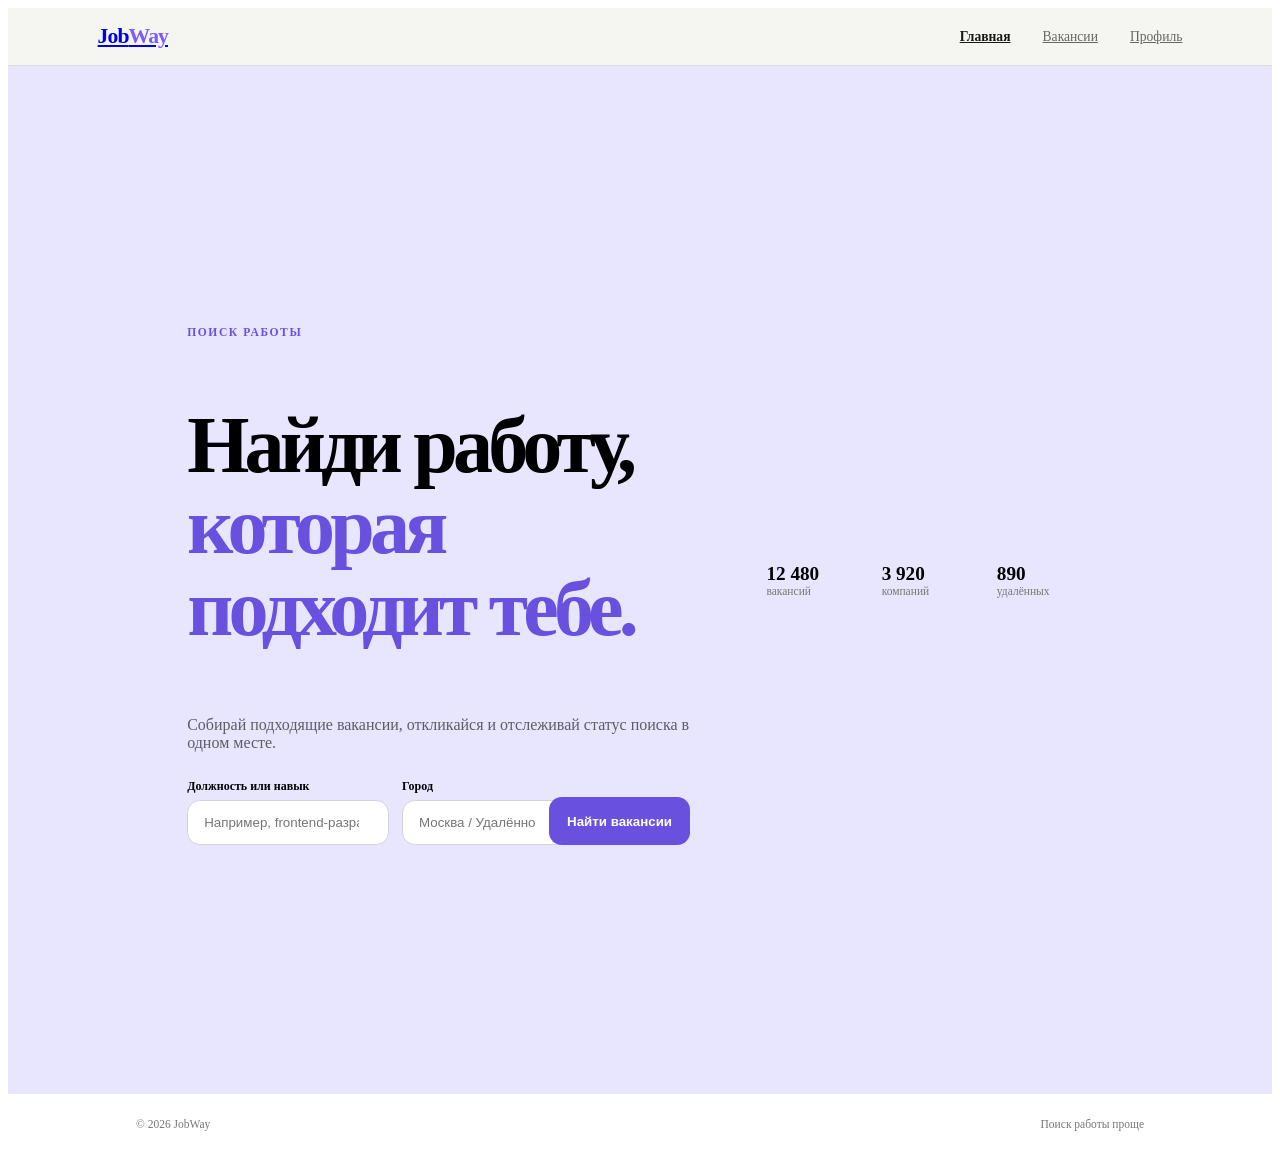
<file: index.html>
<!-- ================= index.min.html ================= -->
<!doctype html><html lang="ru"><head><meta charset="utf-8"><meta name="viewport" content="width=device-width,initial-scale=1.0"><meta name="description" content="JobWay — мобильное приложение для поиска работы и управления откликами"><title>JobWay — поиск работы</title><link rel="stylesheet" href="style.min.css"></head><body><header class="topbar"><a class="logo" href="index.html" aria-label="JobWay">Job<span>Way</span></a><nav class="nav" aria-label="Основная навигация"><a class="nav__link nav__link--active" href="index.html">Главная</a><a class="nav__link" href="vacancies.html">Вакансии</a><a class="nav__link" href="profile.html">Профиль</a></nav></header><main><section class="screen hero"><div class="hero__content"><p class="eyebrow">ПОИСК РАБОТЫ</p><h1>Найди работу,<br><span>которая подходит тебе.</span></h1><p class="hero__text">Собирай подходящие вакансии, откликайся и отслеживай статус поиска в одном месте.</p><form class="search" action="vacancies.html" method="get"><label class="field"><span>Должность или навык</span><input name="q" type="search" placeholder="Например, frontend-разработчик"></label><label class="field"><span>Город</span><input name="city" type="text" placeholder="Москва / Удалённо"></label><button class="button button--primary" type="submit">Найти вакансии</button></form></div><div class="stats" aria-label="Статистика"><div><strong>12 480</strong><span>вакансий</span></div><div><strong>3 920</strong><span>компаний</span></div><div><strong>890</strong><span>удалённых</span></div></div></section></main><footer class="footer"><span>© 2026 JobWay</span><span>Поиск работы проще</span></footer></body></html>
</file>
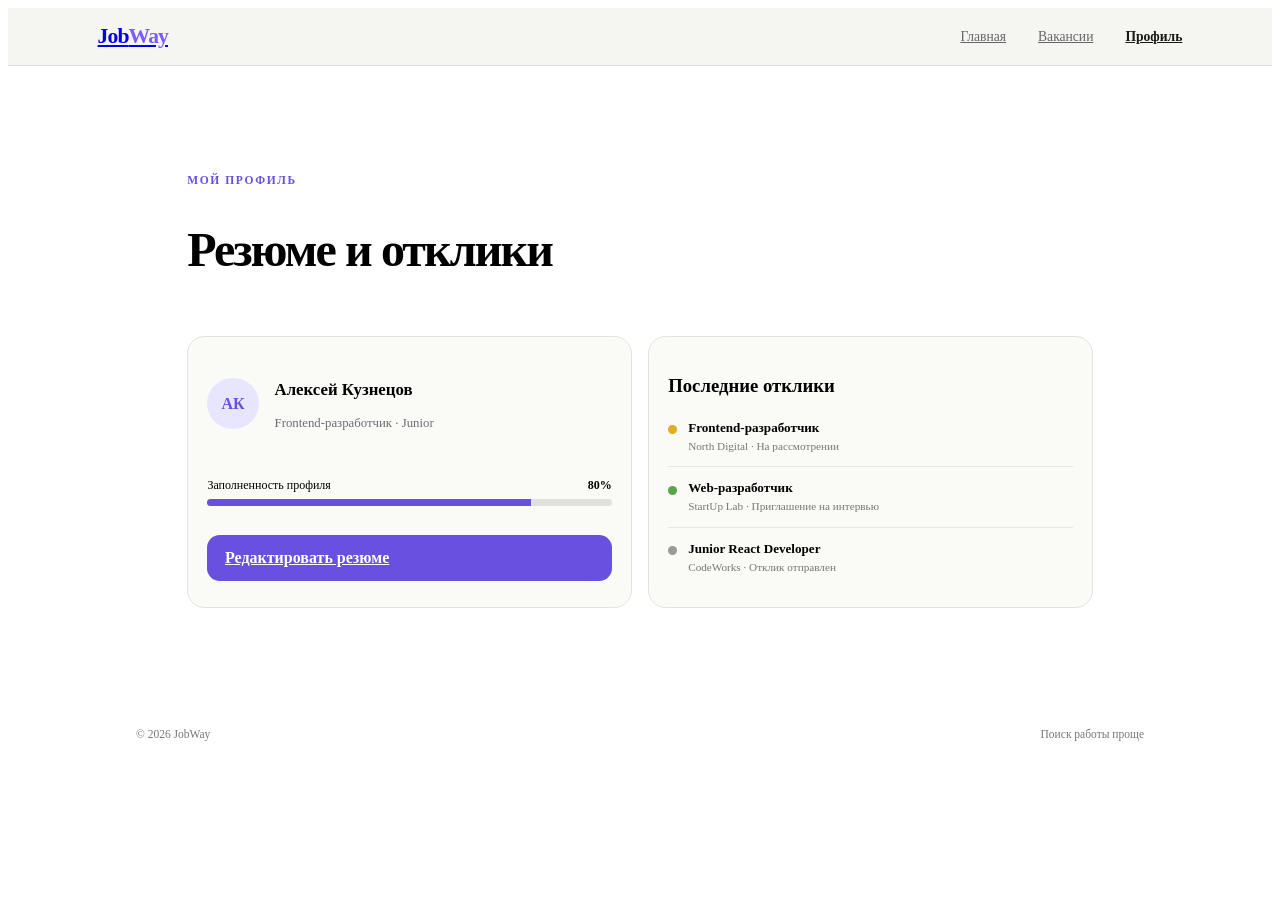
<file: profile.html>
<!-- ================= profile.min.html ================= -->
<!doctype html><html lang="ru"><head><meta charset="utf-8"><meta name="viewport" content="width=device-width,initial-scale=1.0"><meta name="description" content="Профиль, резюме и отклики на JobWay"><title>Профиль — JobWay</title><link rel="stylesheet" href="style.min.css"></head><body><header class="topbar"><a class="logo" href="index.html" aria-label="JobWay">Job<span>Way</span></a><nav class="nav" aria-label="Основная навигация"><a class="nav__link" href="index.html">Главная</a><a class="nav__link" href="vacancies.html">Вакансии</a><a class="nav__link nav__link--active" href="profile.html">Профиль</a></nav></header><main><section class="screen profile"><div class="section-head"><div><p class="eyebrow">МОЙ ПРОФИЛЬ</p><h2>Резюме и отклики</h2></div></div><div class="profile__grid"><article class="resume"><div class="avatar">АК</div><div><h3>Алексей Кузнецов</h3><p>Frontend-разработчик · Junior</p></div><div class="progress"><div class="progress__label"><span>Заполненность профиля</span><b>80%</b></div><div class="progress__bar"><i></i></div></div><a class="button button--primary" href="index.html">Редактировать резюме</a></article><article class="applications"><h3>Последние отклики</h3><div class="application"><span class="status status--yellow"></span><div><b>Frontend-разработчик</b><small>North Digital · На рассмотрении</small></div></div><div class="application"><span class="status status--green"></span><div><b>Web-разработчик</b><small>StartUp Lab · Приглашение на интервью</small></div></div><div class="application"><span class="status status--gray"></span><div><b>Junior React Developer</b><small>CodeWorks · Отклик отправлен</small></div></div></article></div></section></main><footer class="footer"><span>© 2026 JobWay</span><span>Поиск работы проще</span></footer></body></html>
</file>
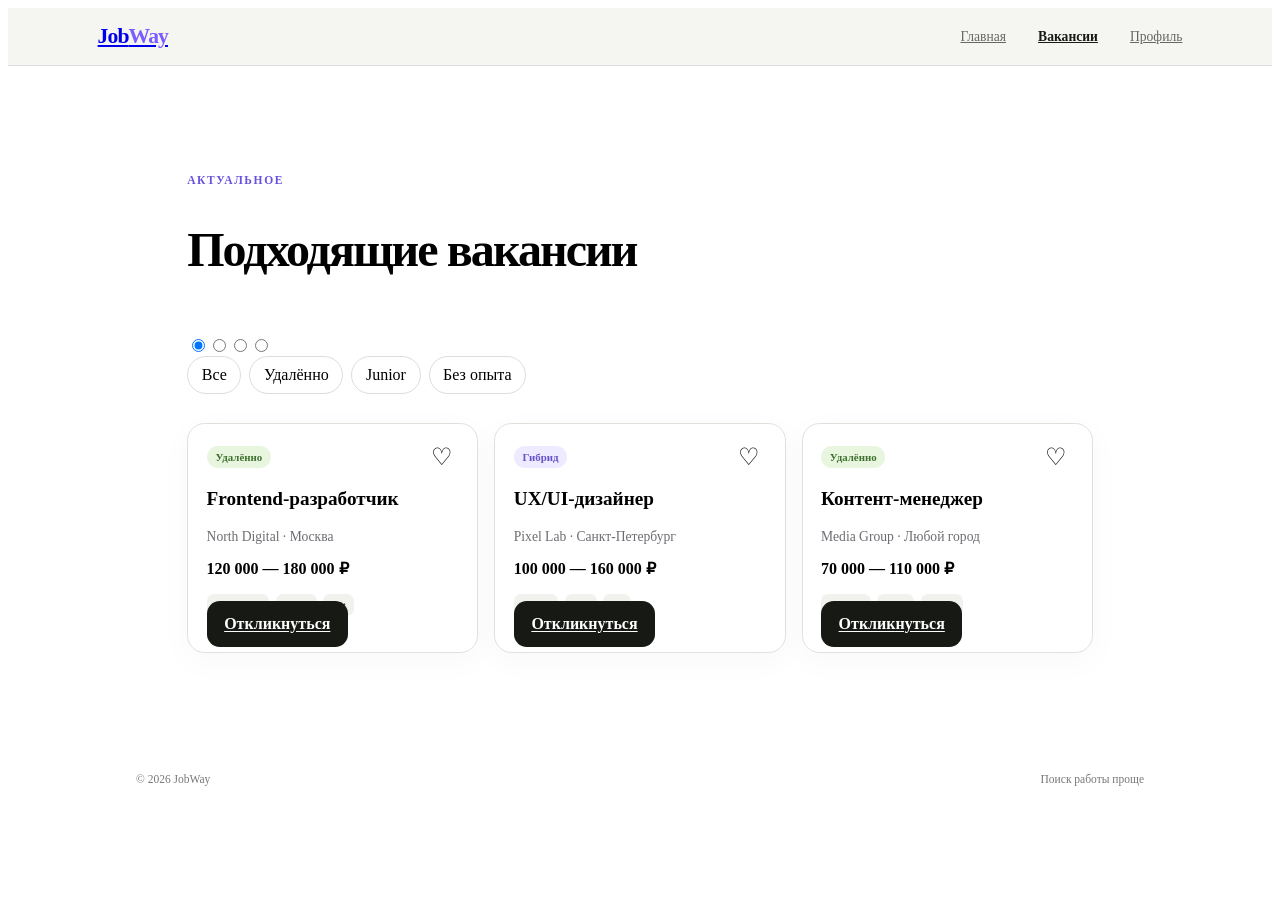
<file: vacancies.html>
<!-- ================= vacancies.min.html ================= -->
<!doctype html><html lang="ru"><head><meta charset="utf-8"><meta name="viewport" content="width=device-width,initial-scale=1.0"><meta name="description" content="Актуальные вакансии на JobWay"><title>Вакансии — JobWay</title><link rel="stylesheet" href="style.min.css"></head><body><header class="topbar"><a class="logo" href="index.html" aria-label="JobWay">Job<span>Way</span></a><nav class="nav" aria-label="Основная навигация"><a class="nav__link" href="index.html">Главная</a><a class="nav__link nav__link--active" href="vacancies.html">Вакансии</a><a class="nav__link" href="profile.html">Профиль</a></nav></header><main><section class="screen"><div class="section-head"><div><p class="eyebrow">АКТУАЛЬНОЕ</p><h2>Подходящие вакансии</h2></div></div><div class="filters"><input class="filter-input" type="radio" name="filter" id="f-all" checked><input class="filter-input" type="radio" name="filter" id="f-remote"><input class="filter-input" type="radio" name="filter" id="f-junior"><input class="filter-input" type="radio" name="filter" id="f-noexp"><div class="chips"><label class="chip" for="f-all">Все</label><label class="chip" for="f-remote">Удалённо</label><label class="chip" for="f-junior">Junior</label><label class="chip" for="f-noexp">Без опыта</label></div><div class="cards"><article class="card" data-tags="frontend junior remote"><div class="card__top"><span class="badge">Удалённо</span><button class="save" type="button" aria-label="Сохранить">♡</button></div><h3>Frontend-разработчик</h3><p class="company">North Digital · Москва</p><p class="salary">120 000 — 180 000 ₽</p><div class="meta"><span>JavaScript</span><span>React</span><span>Git</span></div><a class="button button--dark" href="profile.html">Откликнуться</a></article><article class="card" data-tags="design junior"><div class="card__top"><span class="badge badge--soft">Гибрид</span><button class="save" type="button" aria-label="Сохранить">♡</button></div><h3>UX/UI-дизайнер</h3><p class="company">Pixel Lab · Санкт-Петербург</p><p class="salary">100 000 — 160 000 ₽</p><div class="meta"><span>Figma</span><span>UX</span><span>UI</span></div><a class="button button--dark" href="profile.html">Откликнуться</a></article><article class="card" data-tags="marketing junior remote noexp"><div class="card__top"><span class="badge">Удалённо</span><button class="save" type="button" aria-label="Сохранить">♡</button></div><h3>Контент-менеджер</h3><p class="company">Media Group · Любой город</p><p class="salary">70 000 — 110 000 ₽</p><div class="meta"><span>Тексты</span><span>SEO</span><span>SMM</span></div><a class="button button--dark" href="profile.html">Откликнуться</a></article></div></div></section></main><footer class="footer"><span>© 2026 JobWay</span><span>Поиск работы проще</span></footer></body></html>
</file>
<file: style.min.css>
body {
    overflow-x: hidden;
  }
    .topbar {
    display: flex;
    align-items: center;
    justify-content: space-between;
    padding: 1rem 5vw;
    background: #f5f6f2;
    position: sticky;
    top: 0;
    z-index: 5;
    border-bottom: 1px solid #ddd;
  }
  
  .logo {
    font-size: 1.35rem;
    font-weight: 800;
    letter-spacing: -.04em;
  }
  
  .logo span {
    color: #7c5cff;
  }
  
  .nav {
    display: none;
  }
  
  .menu {
    border: 0;
    background: transparent;
    font-size: 1.35rem;
  }
  
  /* ===== Общие секции ===== */
  .screen {
    padding: 3.5rem 6vw;
    scroll-margin-top: 4rem;
  }
  
  /* ===== Hero ===== */
  .hero {
    background: #e8e6ff;
    min-height: calc(100vh - 4rem);
    display: flex;
    flex-direction: column;
    justify-content: center;
  }
  
  .eyebrow {
    font-size: .72rem;
    font-weight: 800;
    letter-spacing: .14em;
    color: #6950df;
    margin-bottom: .7rem;
  }
  
  .hero h1 {
    font-size: clamp(2.2rem, 10vw, 4.8rem);
    line-height: 1.02;
    letter-spacing: -.06em;
    max-width: 12em;
  }
  
  .hero h1 span {
    color: #6950df;
  }
  
  .hero__text {
    max-width: 38rem;
    margin: 1.2rem 0 1.7rem;
    color: #5c5d65;
  }
  
  /* ===== Форма поиска ===== */
  .search {
    display: flex;
    flex-direction: column;
    gap: .8rem;
    max-width: 42rem;
  }
  
  .field {
    display: flex;
    flex-direction: column;
    gap: .35rem;
    font-size: .75rem;
    font-weight: 700;
  }
  
  .field input {
    width: 100%;
    padding: .9rem 1rem;
    border: 1px solid #d3d1de;
    border-radius: .8rem;
    background: #fff;
    outline: none;
  }
  
  .field input:focus {
    border-color: #6950df;
  }
  
  /* ===== Кнопки ===== */
  .button {
    border: 0;
    border-radius: .8rem;
    padding: .9rem 1.1rem;
    font-weight: 800;
    transition: transform .2s;
  }
  
  .button:active {
    transform: scale(.98);
  }
  
  .button--primary {
    background: #6950df;
    color: #fff;
  }
  
  .button--dark {
    background: #171914;
    color: #fff;
    width: 100%;
    margin-top: 1rem;
  }
  
  /* ===== Статистика ===== */
  .stats {
    display: flex;
    gap: 1.2rem;
    margin-top: 3rem;
  }
  
  .stats div {
    display: flex;
    flex-direction: column;
  }
  
  .stats strong {
    font-size: 1.2rem;
  }
  
  .stats span {
    font-size: .72rem;
    color: #777;
  }
  
  /* ===== Заголовок секций ===== */
  .section-head {
    display: flex;
    align-items: end;
    justify-content: space-between;
    gap: 1rem;
    margin-bottom: 1.3rem;
  }
  
  .section-head h2 {
    font-size: clamp(1.8rem, 7vw, 3rem);
    line-height: 1.05;
    letter-spacing: -.04em;
  }
  
  .filter {
    border: 1px solid #d6d5cf;
    background: #fff;
    border-radius: 999px;
    padding: .55rem .85rem;
  }
  
  /* ===== Чипы-фильтры ===== */
  .chips {
    display: flex;
    gap: .5rem;
    overflow: auto;
    padding-bottom: .8rem;
    margin-bottom: 1rem;
  }
  
  .chip {
    white-space: nowrap;
    border: 1px solid #ddd;
    background: #fff;
    border-radius: 999px;
    padding: .55rem .85rem;
  }
  
  .chip--active {
    background: #171914;
    color: #fff;
  }
  
  /* ===== Карточки вакансий ===== */
  .cards {
    display: grid;
    gap: 1rem;
  }
  
  .card {
    background: #fff;
    border: 1px solid #e1e1dc;
    border-radius: 1.1rem;
    padding: 1.15rem;
    box-shadow: 0 .5rem 2rem #17191408;
  }
  
  .card__top {
    display: flex;
    justify-content: space-between;
    align-items: center;
  }
  
  .badge {
    display: inline-block;
    background: #e8f6df;
    color: #3e7130;
    border-radius: 999px;
    padding: .3rem .55rem;
    font-size: .68rem;
    font-weight: 800;
  }
  
  .badge--soft {
    background: #eeeaff;
    color: #6651c9;
  }
  
  .save {
    border: 0;
    background: transparent;
    font-size: 1.5rem;
  }
  
  .card h3 {
    margin-top: 1rem;
    font-size: 1.2rem;
  }
  
  .company {
    color: #6c6d72;
    font-size: .85rem;
    margin-top: .25rem;
  }
  
  .salary {
    font-weight: 800;
    margin-top: .7rem;
  }
  
  .meta {
    display: flex;
    flex-wrap: wrap;
    gap: .4rem;
    margin-top: .8rem;
  }
  
  .meta span {
    font-size: .7rem;
    background: #f1f1ee;
    border-radius: .45rem;
    padding: .3rem .5rem;
  }
  
  /* ===== Профиль ===== */
  .profile {
    background: #fff;
  }
  
  .profile__grid {
    display: grid;
    gap: 1rem;
  }
  
  .resume,
  .applications {
    border: 1px solid #e2e2de;
    border-radius: 1.1rem;
    padding: 1.2rem;
    background: #fafaf7;
  }
  
  .resume {
    display: grid;
    grid-template-columns: auto 1fr;
    gap: 1rem;
    align-items: center;
  }
  
  .avatar {
    width: 3.2rem;
    height: 3.2rem;
    border-radius: 50%;
    display: grid;
    place-items: center;
    background: #e8e6ff;
    color: #6950df;
    font-weight: 800;
  }
  
  .resume h3 {
    font-size: 1.05rem;
  }
  
  .resume p {
    font-size: .8rem;
    color: #6c6d72;
  }
  
  .progress {
    grid-column: 1 / -1;
    margin-top: .3rem;
  }
  
  .progress__label {
    display: flex;
    justify-content: space-between;
    font-size: .75rem;
    margin-bottom: .4rem;
  }
  
  .progress__bar {
    height: .45rem;
    background: #e1e1dc;
    border-radius: 99px;
    overflow: hidden;
  }
  
  .progress__bar i {
    display: block;
    width: 80%;
    height: 100%;
    background: #6950df;
  }
  
  .resume .button {
    grid-column: 1 / -1;
  }
  
  /* ===== Заявки ===== */
  .applications h3 {
    margin-bottom: .6rem;
  }
  
  .application {
    display: flex;
    gap: .7rem;
    align-items: flex-start;
    padding: .8rem 0;
    border-bottom: 1px solid #e6e6e2;
  }
  
  .application:last-child {
    border-bottom: 0;
  }
  
  .status {
    width: .55rem;
    height: .55rem;
    border-radius: 50%;
    margin-top: .35rem;
    flex: none;
  }
  
  .status--yellow {
    background: #e0ad25;
  }
  
  .status--green {
    background: #58a64b;
  }
  
  .status--gray {
    background: #9a9a9a;
  }
  
  .application b {
    font-size: .82rem;
    display: block;
  }
  
  .application small {
    font-size: .7rem;
    color: #777;
  }
  
  /* ===== Футер ===== */
  .footer {
    display: flex;
    justify-content: space-between;
    gap: 1rem;
    padding: 1.5rem 6vw;
    color: #777;
    font-size: .72rem;
  }
  
  .toast {
    position: fixed;
    left: 50%;
    bottom: 1.5rem;
    transform: translate(-50%, 2rem);
    opacity: 0;
    background: #171914;
    color: #fff;
    padding: .8rem 1rem;
    border-radius: 999px;
    font-size: .8rem;
    transition: .25s;
    pointer-events: none;
  }
  
  .toast.show {
    transform: translate(-50%, 0);
    opacity: 1;
  }
  
  @media (min-width: 48rem) {
    .topbar {
      padding: 1rem 7vw;
    }
  
    .nav {
      display: flex;
      gap: 2rem;
    }
  
    .nav__link {
      font-size: .85rem;
      color: #666;
    }
  
    .nav__link--active {
      color: #171914;
      font-weight: 800;
    }
  
    .menu {
      display: none;
    }
  
    .screen {
      padding: 6rem 10vw;
    }
  
    .hero {
      display: grid;
      grid-template-columns: 1.5fr .8fr;
      align-items: center;
      column-gap: 6vw;
    }
  
    .search {
      display: grid;
      grid-template-columns: 1.2fr .8fr auto;
      align-items: end;
      max-width: none;
    }
  
    .search .button {
      height: 3rem;
    }
  
    .stats {
      margin-top: 0;
      justify-content: flex-end;
    }
  
    .stats div {
      min-width: 6rem;
    }
  
    .cards {
      grid-template-columns: repeat(3, 1fr);
    }
  
    .profile__grid {
      grid-template-columns: 1fr 1fr;
    }
  
    .footer {
      padding-left: 10vw;
      padding-right: 10vw;
    }
  }
  
  @media (min-width: 75rem) {
    .screen {
      padding-left: 14vw;
      padding-right: 14vw;
    }
  
    .hero h1 {
      font-size: 5rem;
    }
  }
</file>
